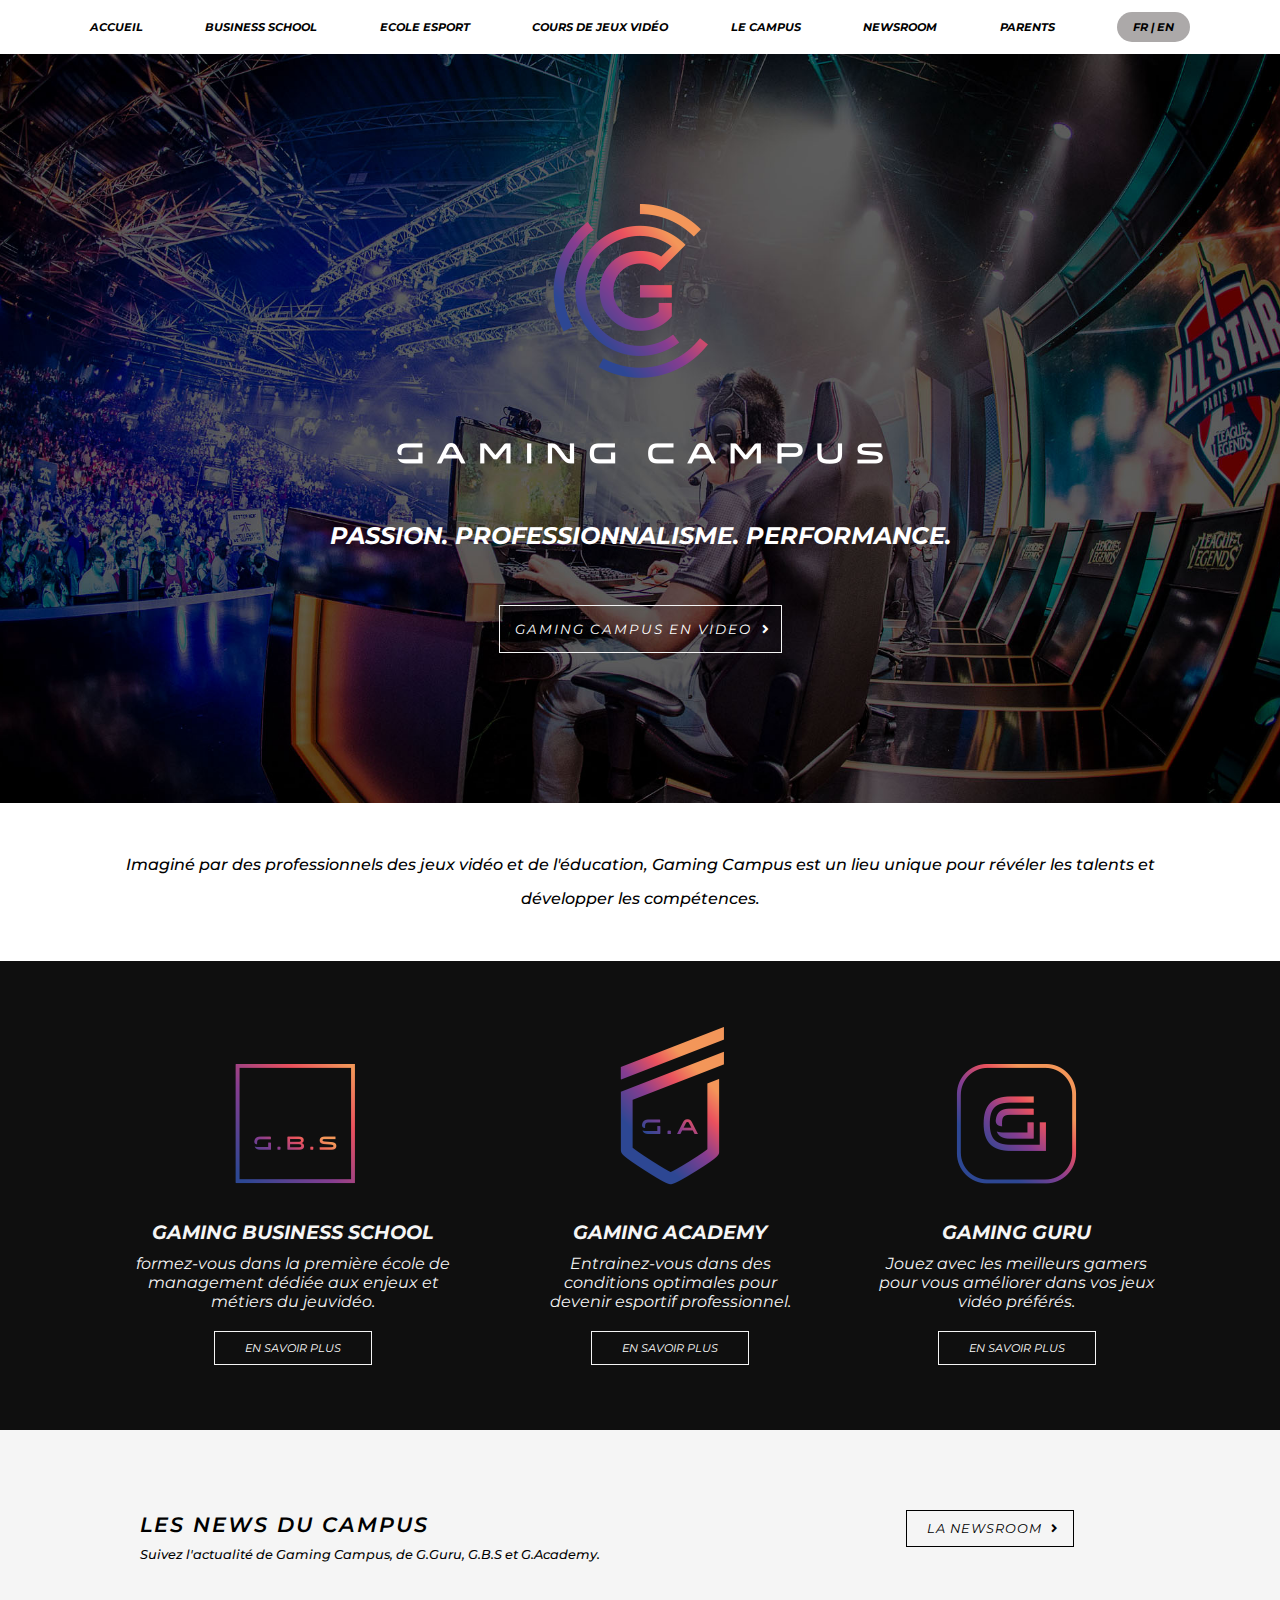
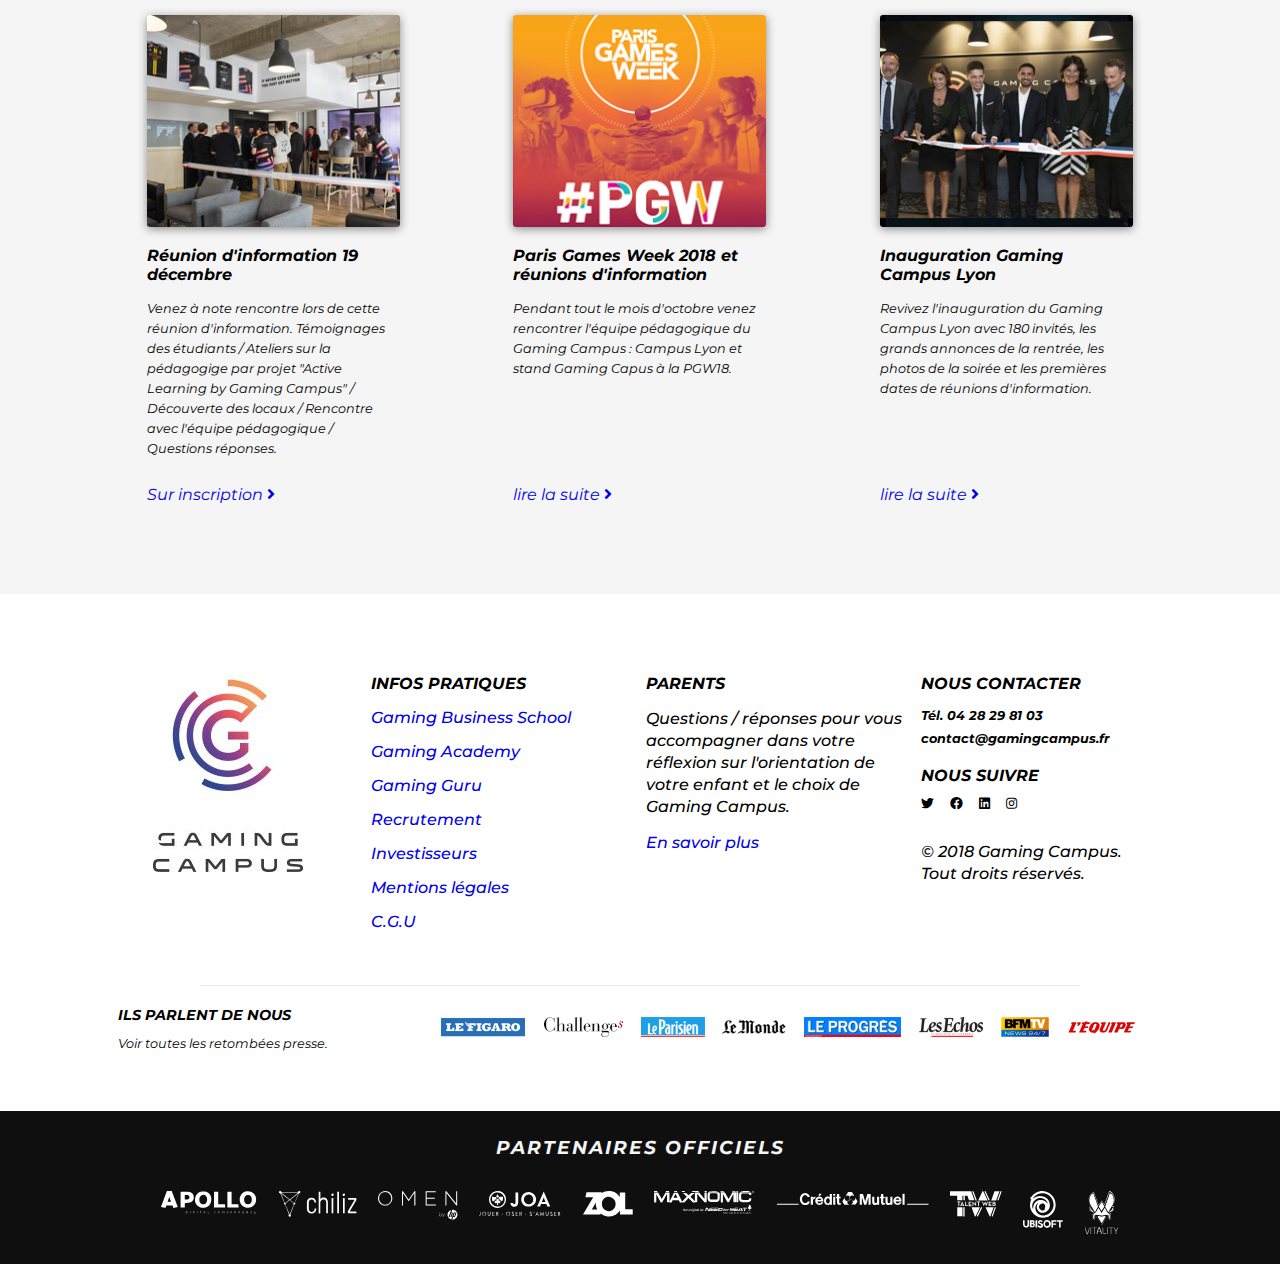
<file: index.html>
<!DOCTYPE html>
<html lang="fr">

<head>
  <meta charset="UTF-8">
  <meta name="viewport" content="width=device-width, initial-scale=1.0">
  <meta http-equiv="X-UA-Compatible" content="ie=edge">

  <title>TP5 - Gaming Campus</title>

  <link rel="stylesheet" href="https://use.fontawesome.com/releases/v5.8.2/css/all.css">
  <link rel="stylesheet" href="./style.css">
</head>

<body>
  <nav>
    <ul>
      <li>Accueil</li>
      <li>business school</li>
      <li>ecole esport</li>
      <li>cours de jeux vidéo</li>
      <li>le campus</li>
      <li>newsroom</li>
      <li>parents</li>
      <li id="language">FR | EN</li>
    </ul>
  </nav>
  <header>
    <div class="main-header">
      <div id="logo">
        <img src="assets/img/logo-gc-hero.png" alt="logo">
      </div>
      <h1>passion. professionnalisme. performance.</h1>
      <button>gaming campus en video <i class="fas fa-angle-right"></i></button>
    </div>
  </header>

  <div class="header-text">
    <p>Imaginé par des professionnels des jeux vidéo et de l'éducation, Gaming Campus est un lieu unique pour révéler
      les talents et développer les compétences.</p>
  </div>

  <section class="icon-part">
    <div class="icon-part-container">
      <div class="list-icon-part">
        <div class="lip-logo">
          <img src="assets/img/logo-gbs-home.png" alt="logo GBS">
        </div>
        <h3>gaming business school</h3>
        <p>formez-vous dans la première école de management dédiée aux enjeux et métiers du jeuvidéo.</p>
        <button>en savoir plus</button>
      </div>
      <div class="list-icon-part">
        <div class="lip-logo">
          <img src="assets/img/logo-ga-home.png" alt="logo gaming academy">
        </div>
        <h3>gaming academy</h3>
        <p>Entrainez-vous dans des conditions optimales pour devenir esportif professionnel.</p>
        <button>en savoir plus</button>
      </div>
      <div class="list-icon-part">
        <div class="lip-logo">
          <img src="assets/img/logo-gg-home.png" alt="logo gaming guru">
        </div>
        <h3>gaming guru</h3>
        <p>Jouez avec les meilleurs gamers pour vous améliorer dans vos jeux vidéo préférés.</p>
        <button>en savoir plus</button>
      </div>
    </div>
  </section>

  <section class="news-part">
    <div class="header-news">
      <div class="left-part">
        <h2>les news du campus</h2>
        <p>Suivez l'actualité de Gaming Campus, de G.Guru, G.B.S et G.Academy.</p>
      </div>
      <div class="right-part">
        <button>la newsroom <i class="fas fa-angle-right"></i></button>
      </div>
    </div>
    <div class="main-news">
      <div class="main-news-container">
        <div>
          <div class="mn-pic">
            <img src="assets/img/ri8decembre.jpg" alt="réunion d'information">
          </div>
          <h4>Réunion d'information 19 décembre</h4>
          <p>Venez à note rencontre lors de cette réunion d'information. Témoignages des étudiants / Ateliers sur la
            pédagogige par projet "Active Learning by Gaming Campus" / Découverte des locaux / Rencontre avec l'équipe
            pédagogique / Questions réponses.</p>
          <div class="link">
            <a href="#">Sur inscription <i class="fas fa-angle-right"></i></a>
          </div>
        </div>
        <div>
          <div class="mn-pic">
            <img src="assets/img/pgw18home.jpg" alt="pgw 2018">
          </div>
          <h4>Paris Games Week 2018 et réunions d'information</h4>
          <p>Pendant tout le mois d'octobre venez rencontrer l'équipe pédagogique du Gaming Campus : Campus Lyon et
            stand Gaming Capus à la PGW18.</p>
          <div class="link">
            <a href="#">lire la suite <i class="fas fa-angle-right"></i></a>
          </div>
        </div>
        <div>
          <div class="mn-pic">
            <img src="assets/img/inauguration_gaming_campus_photo.jpg" alt="inauguration GC Lyon">
          </div>
          <h4>Inauguration Gaming Campus Lyon</h4>
          <p>Revivez l'inauguration du Gaming Campus Lyon avec 180 invités, les grands annonces de la rentrée, les
            photos de la soirée et les premières dates de réunions d'information.</p>
          <div class="link">
            <a href="#">lire la suite <i class="fas fa-angle-right"></i></a>
          </div>
        </div>
      </div>
    </div>
  </section>

  <section class="contact">
    <div class="contact-container">
      <div class="contact-list">
        <div class="list">
          <div id="contact-img">
            <img src="assets/img/logo-gc-footer.jpg" alt="logo-end">
          </div>
        </div>
        <div class="list">
          <h5>infos pratiques</h5>
          <ul class="infos-p">
            <li><a href="#">Gaming Business School</a></li>
            <li><a href="#">Gaming Academy</a></li>
            <li><a href="#">Gaming Guru</a></li>
            <li><a href="#">Recrutement</a></li>
            <li><a href="#">Investisseurs</a></li>
            <li><a href="#">Mentions légales</a></li>
            <li><a href="#">C.G.U</a></li>
          </ul>
        </div>
        <div class="list">
          <h5>parents</h5>
          <p>Questions / réponses pour vous accompagner dans votre réflexion sur l'orientation de votre enfant et le
            choix de Gaming Campus.</p>
          <a href="#">En savoir plus</a>
        </div>
        <div class="list">
          <h5>nous contacter</h5>
          <h6>Tél. 04 28 29 81 03</h6>
          <h6>contact@gamingcampus.fr</h6>
          <h5 class="network">nous suivre</h5>
          <div class="footer-logos">
            <i class="fab fa-twitter"></i>
            <i class="fab fa-facebook"></i>
            <i class="fab fa-linkedin"></i>
            <i class="fab fa-instagram"></i>
          </div>
          <p class="copyright">© 2018 Gaming Campus.</p>
          <p>Tout droits réservés.</p>
        </div>
      </div>
      <div class="contact-medias">
        <div class="medias-text">
          <h3>ils parlent de nous</h3>
          <p>Voir toutes les retombées presse.</p>
        </div>
        <div class="medias-logos">
          <span class="img">
            <img src="assets/img/figaro.png" alt="le figaro">
          </span>
          <span class="img">
            <img src="assets/img/challenges.png" alt="challenges">
          </span>
          <span class="img">
            <img src="assets/img/leparisien.png" alt="le parisien">
          </span>
          <span class="img">
            <img src="assets/img/lemonde.png" alt="le monde">
          </span>
          <span class="img">
            <img src="assets/img/progres.png" alt="le progrès">
          </span>
          <span class="img">
            <img src="assets/img/echos.png" alt="les echos">
          </span>
          <span class="img">
            <img src="assets/img/bfm.png" alt="BFM tv">
          </span>
          <span class="img">
            <img src="assets/img/lepoint.png" alt="l'équipe">
          </span>
          <div class="img">
          </div>
        </div>
  </section>

  <footer>
    <h3>partenaires officiels</h3>
    <ul>
      <li><img src="assets/img/apollo.png" alt="apollo"></li>
      <li><img src="assets/img/chiliz.png" alt="chiliz"></li>
      <li><img src="assets/img/omen.png" alt="omen"></li>
      <li><img src="assets/img/joa.png" alt="joa"></li>
      <li><img src="assets/img/zol.png" alt="zol"></li>
      <li><img src="assets/img/maxonomic.png" alt="maxndmic"></li>
      <li><img src="assets/img/credit-mutuel.png" alt="credit mutuel"></li>
      <li><img src="assets/img/talent-web.png" alt="TW"></li>
      <li><img src="assets/img/ubisoft.png" alt="ubisoft"></li>
      <li><img src="assets/img/vitality.png" alt="vitality"></li>
    </ul>
  </footer>


</body>



</html>
</file>
<file: style.css>
@font-face {
  font-family: "Montserrat";
  src: url(./assets/font/Montserrat-Italic-VariableFont_wght.ttf);
}
* {
  font-family: Montserrat, sans-serif;
  margin: 0;
  padding: 0;
  box-sizing: border-box;
  list-style: none;
}
a {
  text-decoration: none;
}
body {
  margin: 0 auto;
  text-align: center;
}
nav {
  max-width: 1100px;
  margin: 0 auto;
}
nav ul {
  display: flex;
  justify-content: space-between;
  align-items: center;
}
nav li {
  text-transform: uppercase;
  font-size: 0.7rem;
  font-weight: 700;
  padding: 20px 0;
  cursor: pointer;
}
#language {
  background: rgb(172, 169, 169);
  border-radius: 50px;
  padding: 8px 16px;
}
.main-header {
  background: url(assets/img/bg.jpg) fixed center/cover;
  color: white;
  padding: 150px;
}
.main-header button {
  padding: 15px;
  letter-spacing: 2px;
}
.main-header i {
  transform: translateX(5px);
}
h1 {
  font-size: 1.5rem;
  font-weight: 700;
  text-transform: uppercase;
  margin: 50px 0 55px;
}
button {
  color: #ffffff;
  border: 1px solid whitesmoke;
  background: none;
  outline: none;
  text-transform: uppercase;
  cursor: pointer;
}
.header-text {
  max-width: 1100px;
  padding: 45px 0;
  margin: 0 auto;
  font-size: 1rem;
  font-weight: 500;
  line-height: 34px;
}
.icon-part {
  background: rgb(15, 15, 15);
  color: whitesmoke;
  padding: 65px 0;
}
.icon-part-container {
  display: flex;
  justify-content: space-between;
  align-items: center;
  max-width: 1100px;
  margin: 0 auto;
}
.lip-logo {
  margin-bottom: 30px;
}
.icon-part h3 {
  text-transform: uppercase;
  font-weight: 700;
  font-size: 1.2rem;
}
.icon-part-container p {
  width: 80%;
  margin: 10px auto 20px;
}
.icon-part-container button {
  padding: 9px 30px;
  font-size: 0.7rem;
}
.news-part {
  padding: 80px 0 45px;
  background: whitesmoke;
}
.header-news {
  display: grid;
  grid-template-columns: 70% 30%;
  max-width: 1000px;
  margin: 0 auto;
}
.left-part {
  line-height: 30px;
}
.left-part h2 {
  text-transform: uppercase;
  letter-spacing: 2px;
  font-size: 1.3rem;
  font-weight: 600;
  text-align: left;
}
.left-part p {
  font-size: 0.8rem;
  font-weight: 500;
  text-align: left;
}
.right-part button {
  color: black;
  padding: 10px 20px;
  border-color: black;
  font-size: 0.8rem;
  letter-spacing: 1px;
}
.right-part i {
  transform: translateX(5px);
}
.main-news-container {
  display: flex;
  justify-content: space-around;
  max-width: 1100px;
  margin: 45px auto;
}
.main-news-container > div {
  position: relative;
  max-width: 23%;
}
.mn-pic img {
  object-fit: cover;
  width: 100%;
  border-radius: 3px;
  box-shadow: 0 2px 10px #888;
}
.main-news-container h4 {
  margin: 15px 0;
  text-align: left;
}
.main-news-container p {
  text-align: left;
  font-size: 0.8rem;
  line-height: 20px;
  margin-bottom: 45px;
}
.link {
  position: absolute;
  bottom: 0;
  text-align: left;
}
.contact {
  padding: 80px 0 45px;
  max-width: 1100px;
  margin: 0px auto;
}
.contact-list {
  display: flex;
  justify-content: space-around;
  font-weight: 500;
  position: relative;
}
.contact-list:after {
  content: "";
  position: absolute;
  width: 80%;
  height: 1px;
  background: rgb(235, 235, 235);
  bottom: -40px;
}
.contact-list .list {
  width: 24%;
  text-align: left;
}
#contact-img img {
  display: block;
  margin: 0 auto;
}
.contact-list h5 {
  text-transform: uppercase;
  font-size: 1rem;
  margin-bottom: 15px;
}
.infos-p li {
  margin: 15px 0;
}
.list p {
  line-height: 22px;
  margin-bottom: 15px;
}
.list h6 {
  font-size: 0.8rem;
  margin-bottom: 8px;
}
.list .network {
  margin: 20px 0 8px;
}
.footer-logos i {
  font-size: 0.8rem;
  margin: 0 12px 30px 0;
}
p.copyright {
  margin: 0;
}
.contact-medias {
  padding: 60px 0 15px;
  display: flex;
  justify-content: space-between;
  width: 95%;
  margin: 0 auto;
}
.medias-text {
  text-align: left;
  width: 30%;
}
.medias-text h3 {
  text-transform: uppercase;
  font-size: 0.9rem;
  margin-bottom: 12px;
}
.medias-text p {
  font-size: 0.8rem;
}
.medias-logos {
  display: flex;
  justify-content: space-around;
  align-items: center;
  width: 70%;
}
footer {
  background: rgb(15, 15, 15);
  padding: 25px;
}
footer h3 {
  color: whitesmoke;
  text-transform: uppercase;
  letter-spacing: 2px;
  font-weight: 700;
  margin-bottom: 32px;
}
footer ul {
  display: flex;
  justify-content: space-evenly;
  max-width: 1000px;
  margin: 0 auto;
}

/* **********MEDIA QUERIES*********** */

@media screen and (max-width: 814px) {
  nav {
    font-size: 0.5rem;
  }
}
</file>
